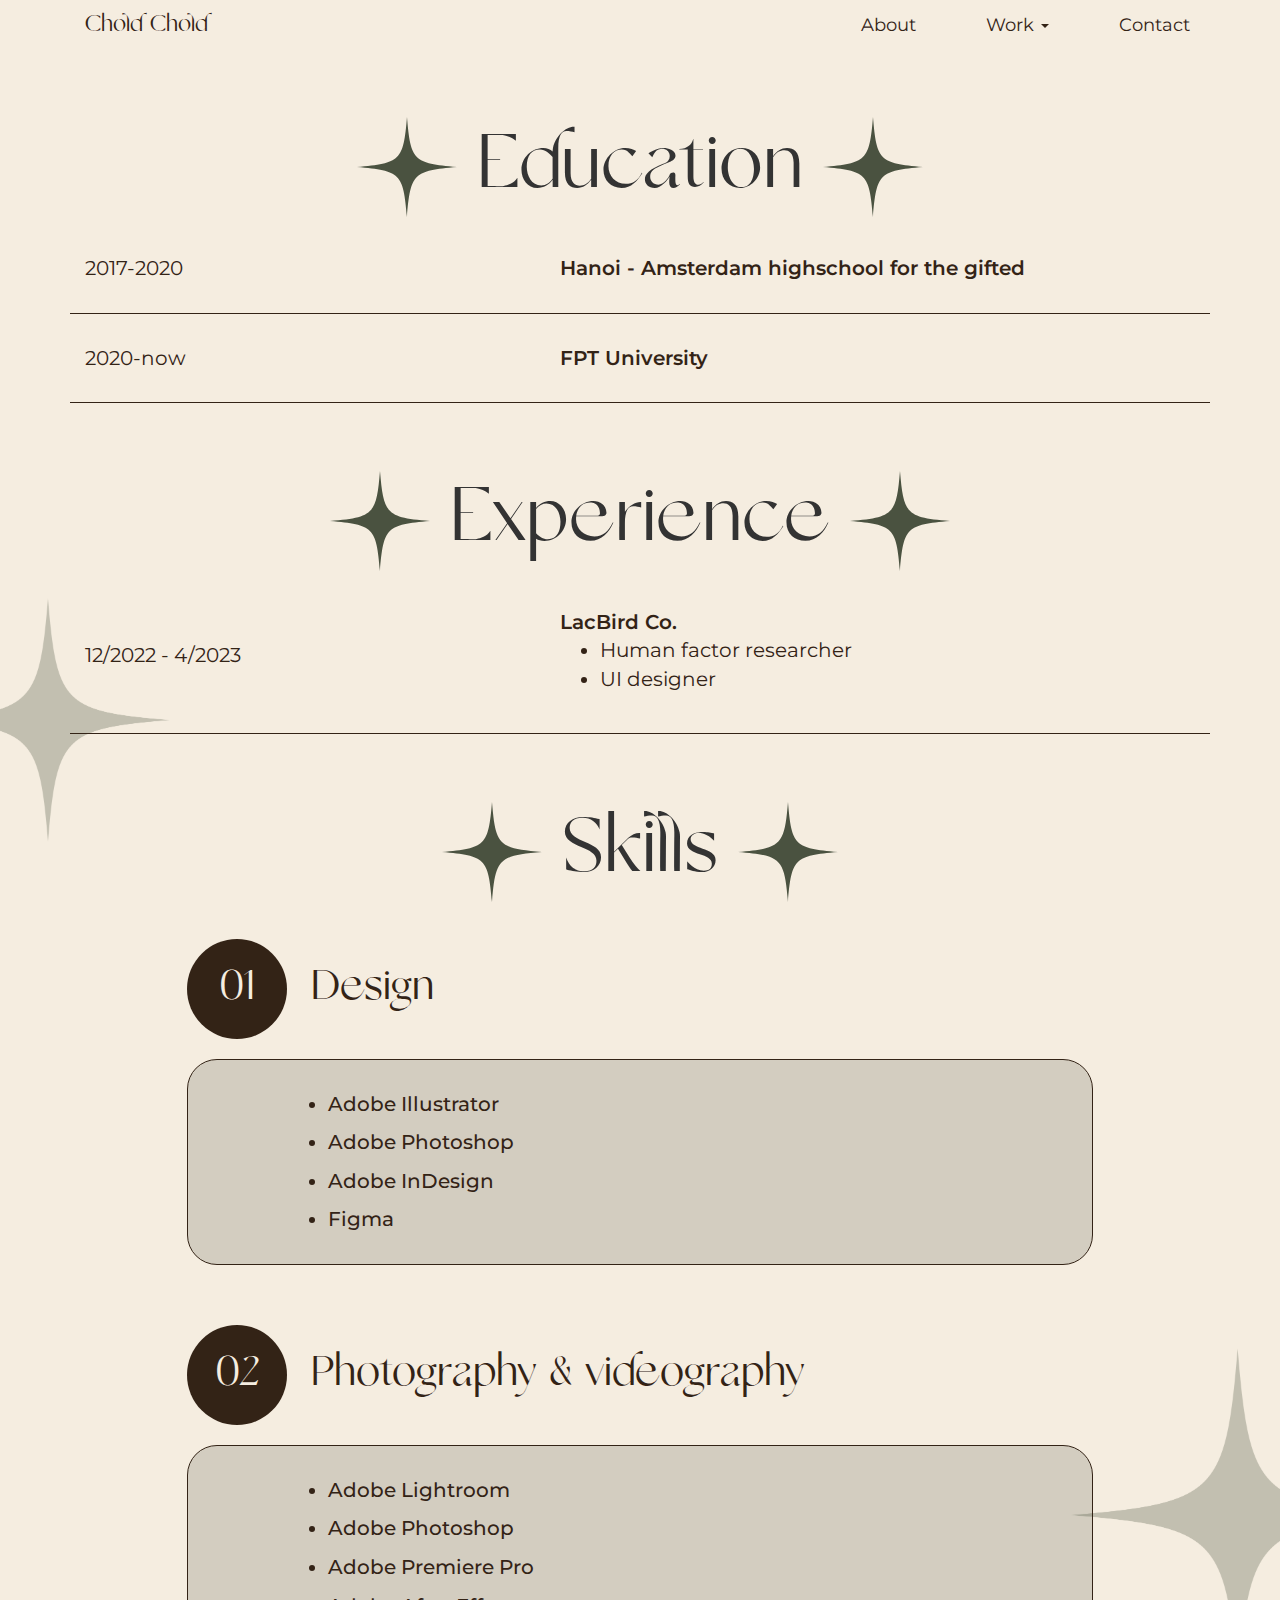
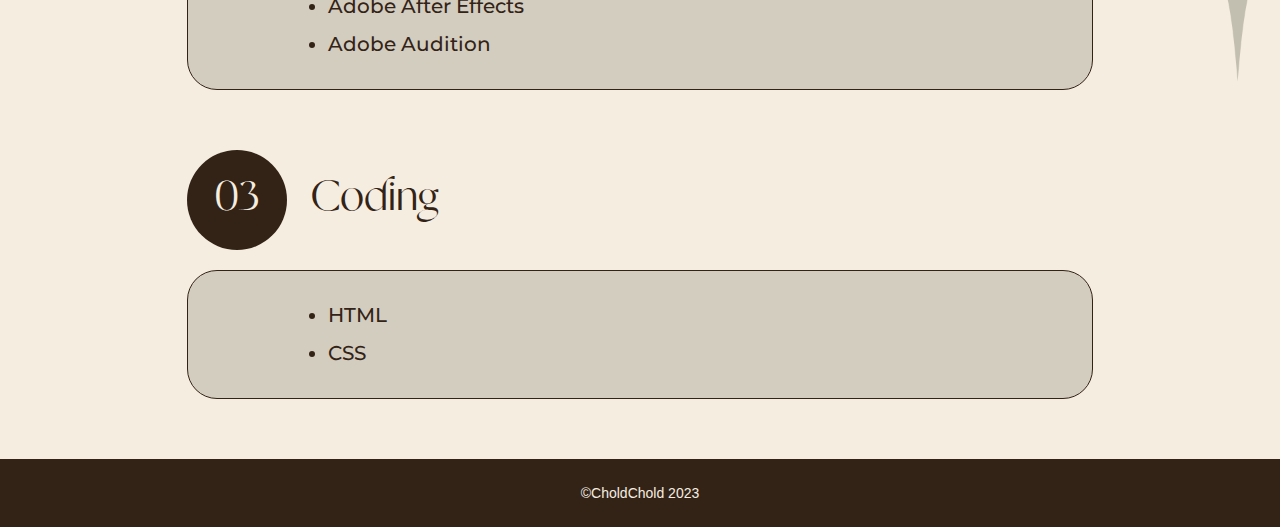
<file: aboutme.html>
<!DOCTYPE html>
<html lang="en">

<head>
    <meta charset="UTF-8">
    <meta http-equiv="X-UA-Compatible" content="IE=edge">
    <meta name="viewport" content="width=device-width, initial-scale=1.0">
    <link rel="stylesheet" href="final.css">
    <link rel="stylesheet" href="aboutme.css">
    <title>About Chold Chold</title>
    <link rel='shortcut icon' href='https://cdn-icons-png.flaticon.com/512/2578/2578887.png' />
    <link rel="stylesheet" href="https://maxcdn.bootstrapcdn.com/bootstrap/3.4.1/css/bootstrap.min.css">
    <script src="https://ajax.googleapis.com/ajax/libs/jquery/3.6.4/jquery.min.js"></script>
    <script src="https://maxcdn.bootstrapcdn.com/bootstrap/3.4.1/js/bootstrap.min.js"></script>
    <link rel="preconnect" href="https://fonts.googleapis.com">
    <link rel="preconnect" href="https://fonts.gstatic.com" crossorigin>
    <link href="https://fonts.googleapis.com/css2?family=Montserrat:wght@300;400;500;600&display=swap" rel="stylesheet">
</head>

<body>
    <nav class="navbar navbar-fixed-top" style="background-color: #F5EDE0">
        <div class="container">
            <div class="navbar-header">
                <button type="button" class="navbar-toggle" data-toggle="collapse" data-target="#myNavbar">
                    <span class="icon-bar"></span>
                    <span class="icon-bar"></span>
                    <span class="icon-bar"></span>
                </button>
                <a class="navbar-brand " href="index.html" style="font-size: 24px;">Chold Chold</a>
            </div>
            <div class="collapse navbar-collapse" id="myNavbar">
                <ul class="nav navbar-nav">
                </ul>
                <ul class="nav navbar-nav navbar-right">
                    <li> <a href="aboutme.html"">About</a></li>
                    <li class=" dropdown">
                            <a class="dropdown-toggle" data-toggle="dropdown" href="#">Work
                                <span class="caret"></span>
                            </a>
                            <ul class="dropdown-menu">
                                <li><a href="work.html#school-work">School work</a></li>
                                <li><a href="work.html#personal-work">Personal work</a></li>
                            </ul>
                    </li>
                    <li><a href="contact.html">Contact</a></li>
                </ul>
            </div>
        </div>
    </nav>

    <div class="container">
        <div class="row">
            <div class="content-about">
                <div class="col-lg-12">
                    <div class="sparkle-title-sparkle  first-detail">
                        <div class="sparkle">
                            <img src="sparkle.svg" alt="">
                        </div>
                        <div class="title">Education</div>
                        <div class="sparkle">
                            <img src="sparkle.svg" alt="">
                        </div>
                    </div>
                </div>
                <div class="col-lg-12">
                    <div class="details">
                        <div class="col-lg-5 col-xs-12">
                            <div class="year">2017-2020</div>
                        </div>
                        <div class="col-lg-7 col-xs-12">
                            <div class="place">Hanoi - Amsterdam highschool for the gifted</div>
                        </div>
                    </div>
                </div>
                <div class="col-lg-12">
                    <div class="details">
                        <div class="col-lg-5 col-xs-12">
                            <div class="year">2020-now</div>
                        </div>
                        <div class="col-lg-7 col-xs-12">
                            <div class="place">FPT University</div>
                        </div>
                    </div>
                </div>
            </div>
        </div>


        <div class="row">
            <div class="content-about">
                <div class="col-lg-12">
                    <div class="sparkle-title-sparkle">
                        <div class="sparkle">
                            <img src="sparkle.svg" alt="">
                        </div>
                        <div class="title">Experience</div>
                        <div class="sparkle">
                            <img src="sparkle.svg" alt="">
                        </div>
                    </div>
                </div>
                <div class="col-lg-12">
                    <div class="details">
                        <div class="col-lg-5 col-xs-12">
                            <div class="year">12/2022 - 4/2023</div>
                        </div>
                        <div class="col-lg-7 col-xs-12">
                            <div class="place">LacBird Co.</div>
                            <div class="place-details">
                                <ul>
                                    <li>Human factor researcher</li>
                                    <li>UI designer</li>
                                </ul>
                            </div>
                        </div>
                    </div>
                </div>
            </div>
        </div>

        <div class="row">
            <div class="content-about">
                <div class="col-lg-12">
                    <div class="sparkle-title-sparkle">
                        <div class="sparkle">
                            <img src="sparkle.svg" alt="">
                        </div>
                        <div class="title">Skills</div>
                        <div class="sparkle">
                            <img src="sparkle.svg" alt="">
                        </div>
                    </div>
                </div>
                <div class="skill">
                    <div class="skill-details">
                        <div class="col-lg-12 col-xs-12">
                            <div class="skill-title-container">
                                <div class="number">01</div>
                                <div class="title-skill">Design</div>
                            </div>
                        </div>
                        <div class="col-lg-12 col-xs-12">
                            <div class="skill-list">
                                <ul>
                                    <li>Adobe Illustrator</li>
                                    <li>Adobe Photoshop</li>
                                    <li>Adobe InDesign</li>
                                    <li>Figma</li>
                                </ul>
                            </div>
                        </div>
                    </div>

                    <div class="skill-details">

                        <div class="col-lg-12 col-xs-12">
                            <div class="skill-title-container">
                                <div class="number">02</div>
                                <div class="title-skill">Photography & videography</div>
                            </div>
                        </div>

                        <div class="col-lg-12 col-xs-12">
                            <div class="skill-list">
                                <ul>
                                    <li>Adobe Lightroom</li>
                                    <li>Adobe Photoshop</li>
                                    <li>Adobe Premiere Pro</li>
                                    <li>Adobe After Effects</li>
                                    <li>Adobe Audition</li>
                                </ul>
                            </div>
                        </div>
                    </div>


                    <div class="skill-details">
                        <div class="col-lg-12 col-xs-12">
                            <div class="skill-title-container">
                                <div class="number">03</div>
                                <div class="title-skill">Coding</div>
                            </div>
                        </div>
                        <div class="col-lg-12 col-xs-12">
                            <div class="skill-list">
                                <ul>
                                    <li>HTML</li>
                                    <li>CSS</li>
                                </ul>
                            </div>
                        </div>
                    </div>
                </div>

                <!-- skill for mobile -->
                <div class="hidden-lg col-xs-12">
                    <div class="details">
                        <div class="col-lg-7 col-xs-12">
                            <div class="place">Design</div>
                            <div class="place-details">
                                <ul>
                                    <li>Adobe Illustrator</li>
                                    <li>Adobe Photoshop</li>
                                    <li>Adobe InDesign</li>
                                    <li>Figma</li>
                                </ul>
                            </div>
                        </div>
                    </div>
                </div>

                <div class="hidden-lg col-xs-12">
                    <div class="details">
                        <div class="col-lg-7 col-xs-12">
                            <div class="place">Photography & videography</div>
                            <div class="place-details">
                                <ul>
                                    <li>Adobe Lightroom</li>
                                    <li>Adobe Photoshop</li>
                                    <li>Adobe Premiere Pro</li>
                                    <li>Adobe After Effects</li>
                                    <li>Adobe Audition</li>
                                </ul>
                            </div>
                        </div>
                    </div>
                </div>

                <div class="hidden-lg col-xs-12">
                    <div class="details the-last">
                        <div class="col-lg-7 col-xs-12">
                            <div class="place">Coding</div>
                            <div class="place-details">
                                <ul>
                                    <li>HTML</li>
                                    <li>CSS</li>
                                    <li>Bootstrap 5.3</li>
                                </ul>
                            </div>
                        </div>
                    </div>
                </div>
            </div>
        </div>

    </div>
    <div class="footer">
        ©CholdChold 2023
    </div>
</body>
</file>
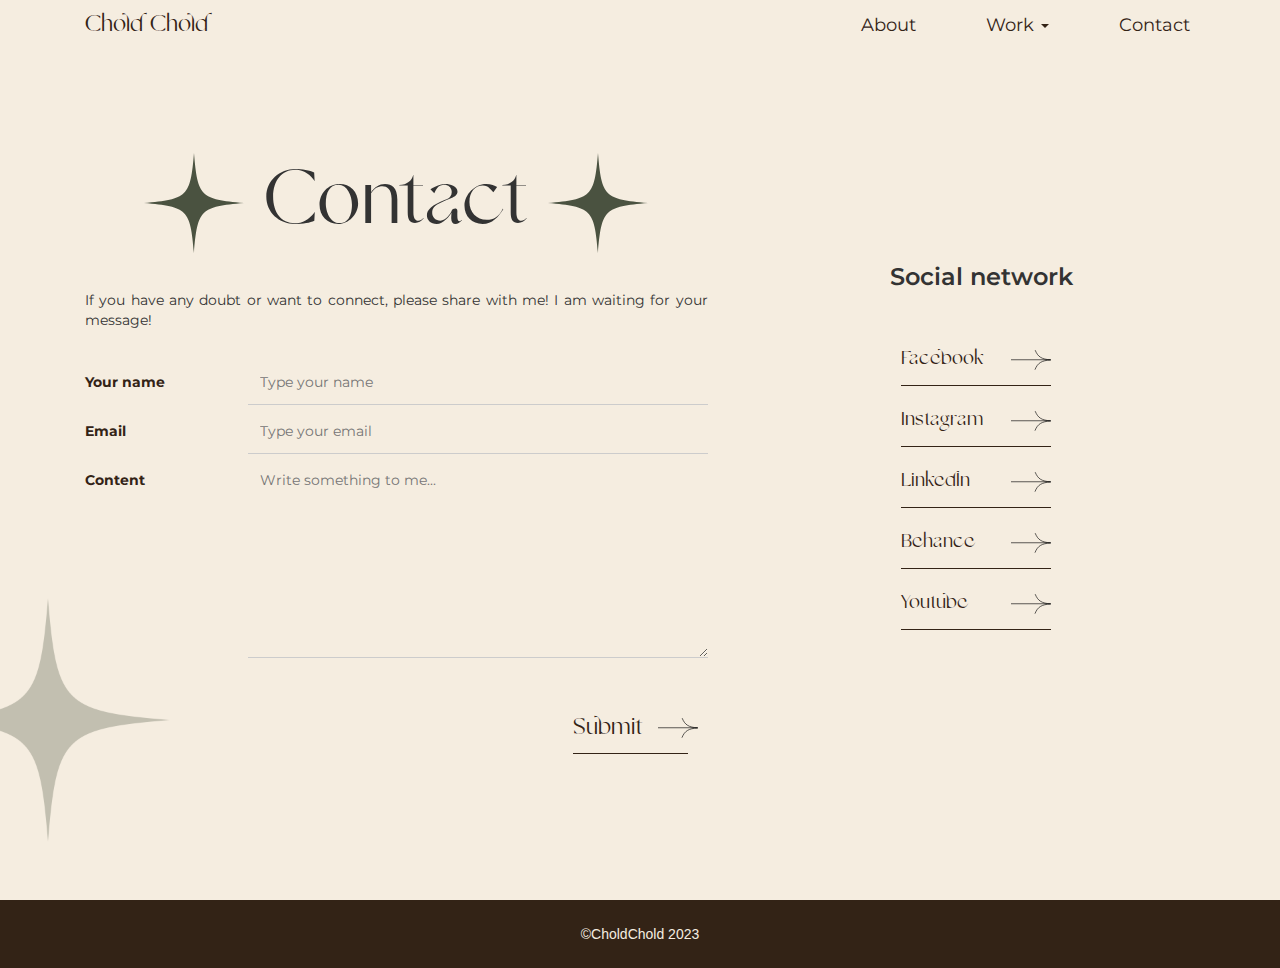
<file: contact.html>
<!DOCTYPE html>
<html lang="en">

<head>
    <meta charset="UTF-8">
    <meta http-equiv="X-UA-Compatible" content="IE=edge">
    <meta name="viewport" content="width=device-width, initial-scale=1.0">
    <link rel="stylesheet" href="final.css">
    <link rel="stylesheet" href="./contact.css">
    <title>Contact Chold Chold</title>
    <link rel='shortcut icon' href='https://cdn-icons-png.flaticon.com/512/2578/2578887.png' />
    <link rel="stylesheet" href="https://maxcdn.bootstrapcdn.com/bootstrap/3.4.1/css/bootstrap.min.css">
    <script src="https://ajax.googleapis.com/ajax/libs/jquery/3.6.4/jquery.min.js"></script>
    <script src="https://maxcdn.bootstrapcdn.com/bootstrap/3.4.1/js/bootstrap.min.js"></script>
    <link rel="preconnect" href="https://fonts.googleapis.com">
    <link rel="preconnect" href="https://fonts.gstatic.com" crossorigin>
    <link href="https://fonts.googleapis.com/css2?family=Montserrat:wght@300;400;500;600&display=swap" rel="stylesheet">
</head>

<body>
    <nav class="navbar navbar-fixed-top" style="background-color: #F5EDE0">
        <div class="container">
            <div class="navbar-header">
                <button type="button" class="navbar-toggle" data-toggle="collapse" data-target="#myNavbar">
                    <span class="icon-bar"></span>
                    <span class="icon-bar"></span>
                    <span class="icon-bar"></span>
                </button>
                <a class="navbar-brand " href="index.html" style="font-size: 24px;">Chold Chold</a>
            </div>
            <div class="collapse navbar-collapse" id="myNavbar">
                <ul class="nav navbar-nav">
                </ul>
                <ul class="nav navbar-nav navbar-right">
                    <li> <a href="aboutme.html"">About</a></li>
                    <li class=" dropdown">
                        <a class="dropdown-toggle" data-toggle="dropdown" href="#">Work 
                            <span class="caret"></span>
                        </a>
                        <ul class="dropdown-menu">
                            <li><a href="work.html#school-work">School work</a></li>
                            <li><a href="work.html#personal-work">Personal work</a></li>
                        </ul>
                </li>
                    <li><a href="contact.html">Contact</a></li>
                </ul>
            </div>
        </div>
    </nav>

    <section id="contact">
        <div class="container">
        <div class="row">
            <div class="col-lg-7 onepage contact-container">
                <div class="col-lg-12 sparkle-title-sparkle">
                    <div class="sparkle">
                        <img src="sparkle.svg" alt="">
                    </div>
                    <div class="title">Contact</div>
                    <div class="sparkle">
                        <img src="sparkle.svg" alt="">
                    </div>
                </div>

                <div class="col-lg-12 subtitle">
                    If you have any doubt or want to connect, please share with me!
                    I am waiting for your message!
                </div>
                <div class="form">
                    <form action="">
                        <div class="row">
                            <div class="col-lg-12 textfield">
                                <div class="col-lg-3 col-xs-12">
                                    <label for="name">Your name</label>
                                </div>
                                <div class="col-lg-9 col-xs-12">
                                    <input type="text" id="name" name="name" placeholder="Type your name" required>
                                </div>
                            </div>


                            <div class="col-lg-12 textfield">
                                <div class="col-lg-3 col-xs-12">
                                    <label for="email">Email</label>
                                </div>
                                <div class="col-lg-9 col-xs-12">
                                    <input type="email" id="email" name="email" placeholder="Type your email"
                                        required>
                                </div>
                            </div>

                            <div class="col-lg-12 textfield">
                                <div class="col-lg-3 col-xs-12">
                                    <label for="subject">Content</label>
                                </div>
                                <div class="col-lg-9 col-xs-12">
                                    <textarea id="subject" name="subject"
                                        placeholder="Write something to me..."></textarea>
                                </div>
                            </div>
                        </div>
                </div>
                <br><br>
                <div class="col-lg-12 see-more">
                    <a href="" class="text-seemore">Submit
                        <img src="arrow.svg" alt="">
                    </a>
                </div>
                </form>
            </div>
            <div class="col-lg-5 hidden-xs onepage">
                <div class="social-network">
                    Social network
                </div>
                <div class="row">
                    <div class="col-lg-12 social-network-list">
                        <a href="https://www.facebook.com/choldchold14/" class="social-network-link">Facebook
                            <img src="arrow.svg" alt="">
                        </a>
                        <a href="https://www.instagram.com/choldchold/" class="social-network-link">Instagram
                            <img src="arrow.svg" alt="">
                        </a>
                        <a href="https://www.linkedin.com/in/cannguyenbaochau" class="social-network-link">LinkedIn
                            <img src="arrow.svg" alt="">
                        </a>
                        <a href="https://www.behance.net/choldchold" class="social-network-link">Behance
                            <img src="arrow.svg" alt="">
                        </a>
                        <a href="https://www.youtube.com/channel/UC0m8seWvf1y9QXuu5ImI6jw"
                            class="social-network-link">Youtube
                            <img src="arrow.svg" alt="">
                        </a>
                    </div>
                </div>
            </div>
        </div>

                    
        <div class="row">
                
            <div class="hidden-lg col-xs-12">
                <div class="social-network-responsive">
                <div class="social-network">
                    Social network
                </div>
                <div class="row">
                    <div class="col-lg-12 social-network-list">
                        <a href="https://www.facebook.com/choldchold14/" class="social-network-link">Facebook
                            <img src="arrow.svg" alt="">
                        </a>
                        <a href="https://www.instagram.com/choldchold/" class="social-network-link">Instagram
                            <img src="arrow.svg" alt="">
                        </a>
                        <a href="https://www.linkedin.com/in/cannguyenbaochau"
                            class="social-network-link">LinkedIn
                            <img src="arrow.svg" alt="">
                        </a>
                        <a href="https://www.behance.net/choldchold" class="social-network-link">Behance
                            <img src="arrow.svg" alt="">
                        </a>
                        <a href="https://www.youtube.com/channel/UC0m8seWvf1y9QXuu5ImI6jw"
                            class="social-network-link">Youtube
                            <img src="arrow.svg" alt="">
                        </a>
                    </div>
                </div>
            </div>
        </div>
        </div>
    </div>
    </section>

</div>
<div class="footer">
    ©CholdChold 2023
</div>
</body>
</file>
<file: final.css>
@font-face {
    font-family: SVNGallery;
    src: url(SVN-Gallery\ Modern.otf);
}

html {
    scroll-behavior: smooth;
}

body {
    box-sizing: border-box;
    margin: 0px;
    background-color: #F5EDE0 !important;
    background-image: url(background.png);
    background-position: 5% 0%;
    background-size: cover;
}

.onepage {
    height: 100vh;
    display: flex;
    flex-direction: column;
    align-items: center;
    justify-content: center;
}



/* navbar */

.navbar {
    border-radius: 0;
    margin-bottom: 0 !important;
    position: fixed;
}

.navbar-brand {
    color: #332316;
    font-family: SVNGallery;
    font-size: 20px;
    padding-left: 30px !important;
}

a {
    color: #332316 !important;
}

.navbar-right a {
    font-family: 'Montserrat', sans-serif;
    font-weight: 400;
    color: #332316;
    font-size: 18px;
    margin: 0px 20px 0px 20px;
    overflow: hidden !important;
}

.navbar-right a:hover {
    background-color: #F5EDE0 !important;
    font-weight: 600 !important;
    color: #332316 !important;
    border-bottom: #332316 solid 2px !important;
    overflow: hidden !important;
    transition: .3;
}

.nav .open a {
    background-color: #F5EDE0 !important;
}

.dropdown-menu {
    background-color: #F5EDE0 !important;
    border: 0px !important;
    box-shadow: none !important;
    padding: 0 !important;
}

.dropdown-menu a {
    font-size: 18px !important;
    padding: 10px 10px !important;
    margin: 10px 10px;
    overflow: hidden !important;
}

.icon-bar {
    color: #332316 solid 1px !important;
}

.navbar-toggle {
    margin-right: 30px !important;
}

.icon-bar {
    background-color: #332316 !important;
}

/* end nav bar */

/* main page */
.col-lg-4 {
    height: 100%;
    align-items: center !important;
    justify-content: center !important;
    flex-direction: column !important;

}

.dot {
    height: 30px;
    width: 30px;
    background-color: #4A5240;
    border-radius: 100%;
    margin: 20px 0px;
}

.line {
    background-color: #332316;
    width: 1.3px;
    height: 60%;
}

.name {
    display: flex;
    width: 100%;
    font-family: SVNGallery;
    font-size: 120px;
    color: #332316;
    overflow: hidden !important;
}

.page-content {
    width: 100%;
    height: 100%;
    display: flex;
    flex-direction: column;
    align-items: flex-start;
    justify-content: center;
}

.name-subtitle {
    font-family: 'Montserrat', sans-serif;
    font-weight: 300;
    color: #332316;
    font-size: 48px;
}

/* end main page */

/* start about */
.frame {
    width: 85%;
    height: 28vw;
    background: #4A5240;
    border-radius: 100% 100% 0px 0px;
    border: #332316 solid 1.5px;
    overflow: hidden;
    display: flex;
    align-items: center;
    justify-content: center;
}

.frame img {
    height: 120%;
}

.about-me {
    display: flex;
    flex-direction: column;
    align-items: center;
    justify-content: space-between;
    height: 28vw;
}

.sparkle-title {
    display: flex;
    flex-direction: column;
    align-items: center;
    justify-content: center;
    color: #332316;
}

.sparkle img {
    height: 100px;
    margin: 0px 20px 0px 20px
}

.title {
    font-family: SVNGallery;
    font-size: 80px;
}

.content {
    width: 95%;
    font-family: 'Montserrat', sans-serif;
    font-weight: 400;
    font-size: 14px;
    text-align: justify;
}

.see-more {
    width: 95%;
    display: flex;
    justify-content: flex-end;
}

.see-more a:hover {
    text-decoration: none;
}

.text-seemore {
    margin-right: 10px;
    font-family: SVNGallery;
    font-size: 24px;
    padding-right: 10px;
    padding-bottom: 0px;

}

.text-seemore::after {
    content: '';
    display: block;
    width: 100%;
    height: 1px;
    background: #332316;
    transition: width .3s;
}

.text-seemore:hover::after {
    width: 0;
}

.see-more img {
    transform: rotate(-90deg);
    width: 20px;
    height: 50px;
    margin-left: 18px;
}

/* end about me */

/* start work */
.sparkle-title-sparkle {
    display: flex;
    flex-direction: row;
    width: 100%;
    align-items: center;
    justify-content: center;
}

.work-slider {
    display: flex;
    flex-direction: column;
    align-items: center;
    justify-content: center;
}

.frame-work {
    width: 72%;
    height: 22vw;
    border-radius: 100% 100% 0px 0px;
    border: #332316 solid 1.5px;
    overflow: hidden;
    display: flex;
    align-items: center;
    justify-content: center;
}

.frame-work a{
    height: 100%;
}

.frame-work img {
    height: 120%;
    transition-duration: 0.5s;
}

.frame-work img:hover{
    scale: 1.5;
    transition-duration: 0.5s;
}

.work-title {
    font-family: 'Montserrat', sans-serif;
    font-weight: 500;
    font-size: 20px;
    margin: 12px 0px 12px 0px;
}

.see-more-work {
    justify-content: center;
    margin: 0px;
    width: 100%;
}

.see-more-work a {
    margin: 0px;
}

.work-container {
    display: flex;
    height: 100vh;
    flex-direction: column;
    justify-content: space-between;
}

.work-slider-container {
    display: flex;
    flex-direction: row;
}

/* end my work */

/* start contact */
.subtitle {
    font-family: 'Montserrat', sans-serif;
    font-weight: 400;
    font-size: 14px;
    text-align: justify;
    margin: 30px 0px;
}

input[type=text],
input[type=email],
#subject {
    width: 100%;
    padding: 12px;
    border: none;
    outline: none;
    border-bottom: 1px solid #ccc;
    resize: vertical;
    background-color: #F5EDE0;
    font-family: 'Montserrat', sans-serif;
}

input[type=text]:focus {
    width: 100%;
    padding: 12px;
    border: none;
    outline: none;
    border-bottom: 2px solid #332316;
    resize: vertical;
}

input[type=email]:focus {
    width: 100%;
    padding: 12px;
    border: none;
    outline: none;
    border-bottom: 2px solid #332316;
    resize: vertical;
}

select:focus {
    width: 100%;
    padding: 12px;
    border: none;
    outline: none;
    border-bottom: 2px solid #332316;
    resize: vertical;
}

#subject:focus {
    width: 100%;
    padding: 12px;
    border: none;
    outline: none;
    border-bottom: 2px solid #332316;
    resize: vertical;
}

label {
    font-family: 'Montserrat', sans-serif;
    padding: 12px 12px 12px 0;
    display: inline-block;
    color: #332316;
    font-weight: bold;
}

input[type=submit] {
    background-color: #473120;
    color: white;
    margin: 20px 0px;
    border: none;
    border-radius: 4px;
    cursor: pointer;
    float: right;
}

input[type=submit]:hover {
    background-color: #332316;
}

#subject{
    height: 200px;
}

.social-network {
    font-family: 'Montserrat', sans-serif;
    font-weight: 600;
    font-size: 24px;
    margin: 10px 0px;

}

.social-network-list {
    display: flex;
    flex-direction: column;
    margin: 20px 0px;
}

.social-network-link {
    margin-right: 10px;
    font-family: SVNGallery;
    font-size: 20px;
    font-weight: 500;
    border-bottom: #332316 solid 1.5px;
    width: 150px;
    padding: 10px 10px 0px 0px;
    display: flex;
    flex-direction: row;
    align-items: center;
    justify-content: space-between;

}

.social-network-list a:hover {
    transition: all 200ms ease-in;
    border-bottom: rgba(51, 35, 22, 0) solid 1px;
    text-decoration: none;
}

.social-network-link img {
    transform: rotate(-90deg);
    width: 20px;
    height: 50px;
    margin-left: 18px;
}

/* end contact */

.footer {
    background-color: #332316;
    color: #F5EDE0;
    display: flex;
    flex-direction: row;
    justify-content: center;
    padding: 24px;
    overflow: hidden;
}

@media (max-width: 700px) {
body {
    background-color: #F5EDE0 !important;
    background-image: none;
}
    .navbar-fixed-top {
        width: 100vw;
    }

    .page-content {
        display: flex;
        flex-direction: column;
        align-items: center;
        justify-content: center;
    }

    .name {
        font-size: 60px;
        display: flex;
        flex-direction: row;
        align-items: center;
        justify-content: center;
    }

    .name-subtitle {
        font-size: 30px;
    }

    .about-me {
        height: 100vh;
    }

    .sparkle img {
        height: 50px;
    }

    .title {
        font-size: 50px;
    }

    .frame {
        width: 75%;
        height: 75vw;
    }

    .content {
        width: 80%;
        margin: 30px 0px;
    }

    .see-more {
        justify-content: center;
    }

    .work-slider-container {
        flex-direction: column;
    }

    .frame-work {
        width: 68%;
        height: 70vw;
    }

    #work {
        margin-top: 100px;
    }

    .subtitle {
        width: 80%;
    }

    .form {
        width: 80%;
    }
label{
    padding-top: 30px;
    padding-bottom: 0px;
}
#subject{
    height: 150px;
}
.social-network-responsive{
    width: 100%;
    display: flex;
    flex-direction: column;
    align-items: center;
    justify-content: center;
    margin-bottom: 100px;
}
}
</file>
<file: aboutme.css>
.first-detail{
    margin-top: 80px;
}
.content-about{
    margin: 30px 0px;
    width: 100%;
    display: flex;
    flex-direction: column;

}
.details{
    font-family: 'Montserrat', sans-serif;
    color: #332316;
    padding: 0px;
    font-size: 20px;
    padding: 30px 0px 30px 0px;
    border-bottom: #332316 solid 1px;
    display: flex;
    flex-direction: row;
    justify-content: center;
    align-items: center;
}

.place{
    font-weight: 600;
}

.skill{
    width: 100%;
    display: flex;
    flex-direction: column;
    justify-content: center;
    align-items: center;
}

.skill-details{
    padding: 30px 0px;
    width: 80%;
}

.skill-title-container{
    display: flex;
    flex-direction: row;
    align-items: center;
    font-family: SVNGallery;
    font-size: 44px;
    width: 80%;
    margin: 0px;
}

.number{
    display: flex;
    align-items: center;
    justify-content: center;
    color: #f5ede0;
    width: 100px;
    height: 100px;
    border-radius: 100%;
    background-color: #332316;
    margin-right: 24px;
}

.title-skill{
    color: #332316;
}

.skill-list {
    background-color: rgba(74, 82, 64, 0.2);
    border-radius: 30px;
    width: 100%;
    padding: 20px 300px 20px 100px;
    margin-top: 20px;
    font-weight: 500;
    border: 1px solid #332316;
}

.skill-list ul{
    margin: 0;
}

.skill-list li{
    font-family: 'Montserrat', sans-serif;
    color: #332316;
    font-size: 20px;
    margin: 10px 0px;
}

@media (max-width: 700px) {
    li{
        margin: 10px 0px;
    }
    .details{
        display: flex;
        flex-direction: column;
        margin: 0px 10px;
    }
    .title{
        font-size: 44px;
    }
    .year{
        font-size: 16px;
        margin-bottom: 20px;
    }
    .sparkle img{
        margin: 0px 12px;
    }
    .skill{
        display: none;
    }
    .the-last{
        border: none;
        padding-bottom: 0;
    }

    /* .skill-details{
        width: 100%;
        border-bottom: #332316 solid 1px;
    }
    .skill-title-container{
        display: flex;
        flex-direction: column;
        align-items: start;
        margin: 0px;
    }
    .number{
        display: none;
    }
    .title-skill{
        margin-bottom: 20px;
        font-family: 'Montserrat', sans-serif;
        font-weight: 600;
        font-size: 20px;

    }
    .skill-list{
        margin: 0px;
        padding: 0px;
        background-color: #f5ede0;
        border: none;
        font-weight: 400;
    } */
}
</file>
<file: contact.css>
.contactpage {
    height: 92vh;
    display: flex;
    flex-direction: column;
    align-items: center;
    justify-content: center;
}

@media (max-width: 700px) {
    .contactpage {
        margin-top: 100px;
        height: 100vh;
}
}
</file>
